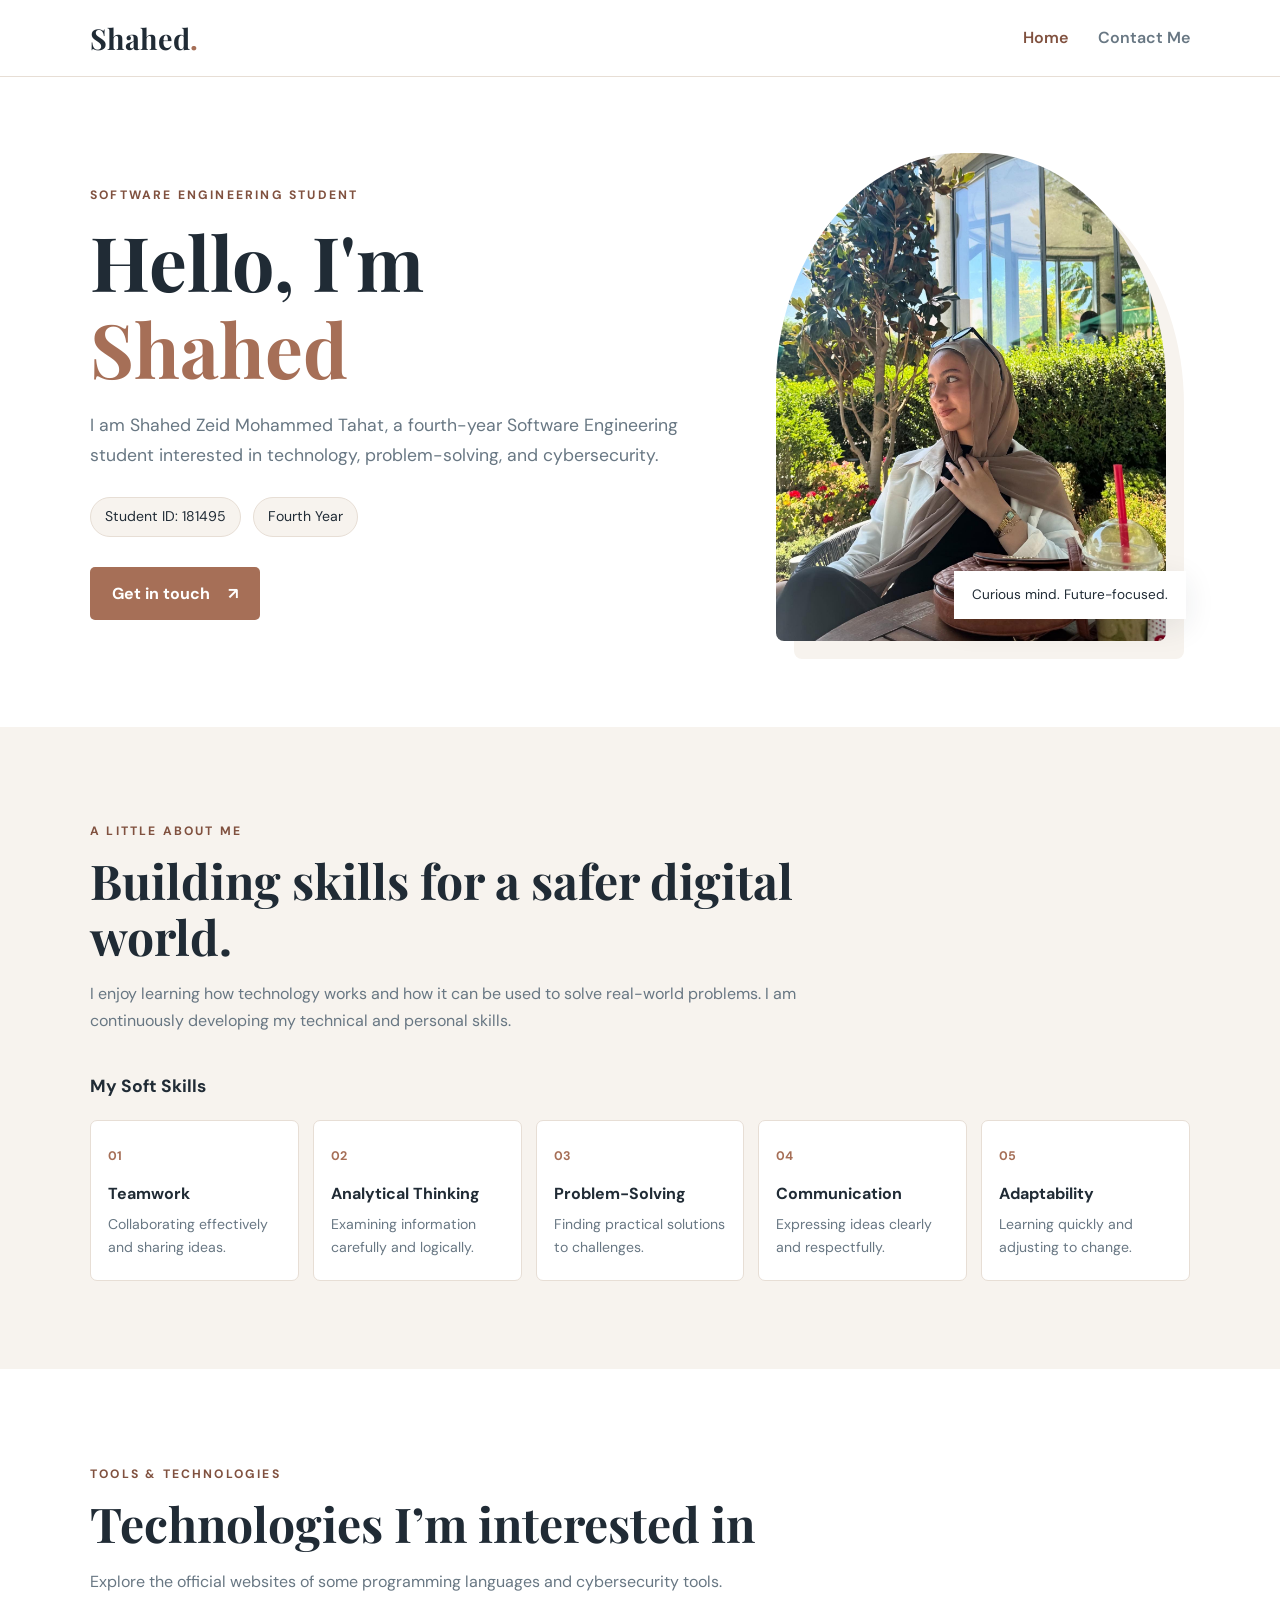
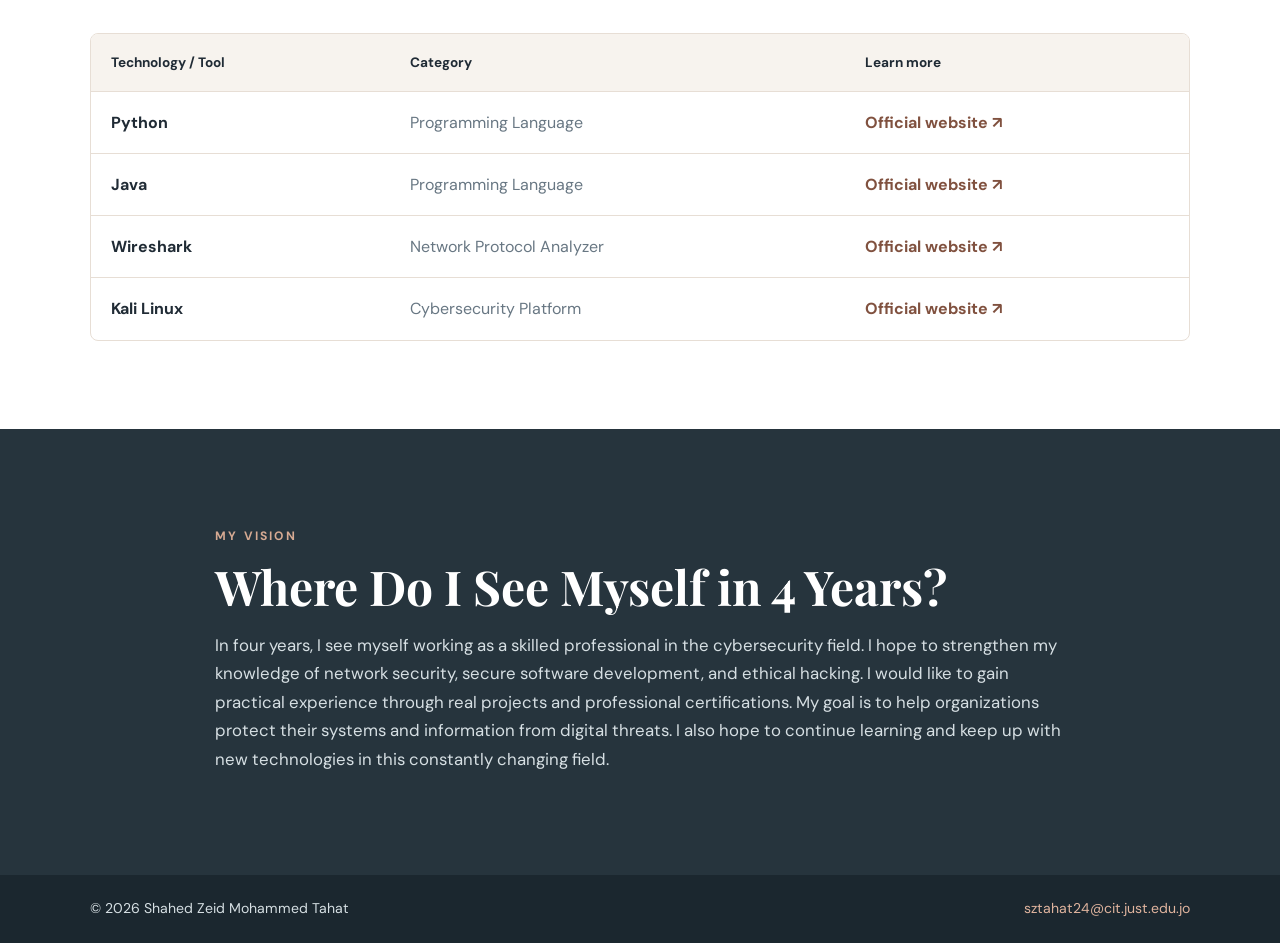
<file: index.html>
<!DOCTYPE html>
<html lang="en">
<head>
  <meta charset="UTF-8">
  <meta name="viewport" content="width=device-width, initial-scale=1.0">
  <meta name="description" content="Professional portfolio of Shahed Zeid Mohammed Tahat, Software Engineering student.">
  <title>181495 | Shahed Zeid Mohammed Tahat</title>
  <link rel="stylesheet" href="style.css">
</head>
<body>
  <header class="site-header">
    <nav class="navbar container" aria-label="Main navigation">
      <a class="brand" href="index.html">Shahed<span>.</span></a>
      <div class="nav-links">
        <a class="active" href="index.html">Home</a>
        <a href="contact.html">Contact Me</a>
      </div>
    </nav>
  </header>

  <main>
    <section class="hero container">
      <div class="hero-copy">
        <p class="eyebrow">SOFTWARE ENGINEERING STUDENT</p>
        <h1>Hello, I'm <span>Shahed</span></h1>
        <p class="lead">I am Shahed Zeid Mohammed Tahat, a fourth-year Software Engineering student interested in technology, problem-solving, and cybersecurity.</p>
        <div class="hero-meta">
          <span>Student ID: 181495</span>
          <span>Fourth Year</span>
        </div>
        <a class="button" href="contact.html">Get in touch <span aria-hidden="true">↗</span></a>
      </div>
      <div class="profile-frame">
        <img src="images/profile.jpg" alt="Portrait of Shahed Zeid Mohammed Tahat">
        <div class="photo-caption">Curious mind. Future-focused.</div>
      </div>
    </section>

    <section class="section soft-bg">
      <div class="container">
        <div class="section-heading">
          <p class="eyebrow">A LITTLE ABOUT ME</p>
          <h2>Building skills for a safer digital world.</h2>
          <p>I enjoy learning how technology works and how it can be used to solve real-world problems. I am continuously developing my technical and personal skills.</p>
        </div>
        <h3 class="subheading">My Soft Skills</h3>
        <div class="skills-grid">
          <article class="skill-card"><span>01</span><h3>Teamwork</h3><p>Collaborating effectively and sharing ideas.</p></article>
          <article class="skill-card"><span>02</span><h3>Analytical Thinking</h3><p>Examining information carefully and logically.</p></article>
          <article class="skill-card"><span>03</span><h3>Problem-Solving</h3><p>Finding practical solutions to challenges.</p></article>
          <article class="skill-card"><span>04</span><h3>Communication</h3><p>Expressing ideas clearly and respectfully.</p></article>
          <article class="skill-card"><span>05</span><h3>Adaptability</h3><p>Learning quickly and adjusting to change.</p></article>
        </div>
      </div>
    </section>

    <section class="section container">
      <div class="section-heading">
        <p class="eyebrow">TOOLS & TECHNOLOGIES</p>
        <h2>Technologies I’m interested in</h2>
        <p>Explore the official websites of some programming languages and cybersecurity tools.</p>
      </div>
      <div class="table-wrap">
        <table>
          <thead><tr><th>Technology / Tool</th><th>Category</th><th>Learn more</th></tr></thead>
          <tbody>
            <tr><td>Python</td><td>Programming Language</td><td><a href="https://www.python.org/" target="_blank" rel="noopener noreferrer">Official website ↗</a></td></tr>
            <tr><td>Java</td><td>Programming Language</td><td><a href="https://www.java.com/" target="_blank" rel="noopener noreferrer">Official website ↗</a></td></tr>
            <tr><td>Wireshark</td><td>Network Protocol Analyzer</td><td><a href="https://www.wireshark.org/" target="_blank" rel="noopener noreferrer">Official website ↗</a></td></tr>
            <tr><td>Kali Linux</td><td>Cybersecurity Platform</td><td><a href="https://www.kali.org/" target="_blank" rel="noopener noreferrer">Official website ↗</a></td></tr>
          </tbody>
        </table>
      </div>
    </section>

    <section class="future-section">
      <div class="container future-content">
        <p class="eyebrow">MY VISION</p>
        <h2>Where Do I See Myself in 4 Years?</h2>
        <p>In four years, I see myself working as a skilled professional in the cybersecurity field. I hope to strengthen my knowledge of network security, secure software development, and ethical hacking. I would like to gain practical experience through real projects and professional certifications. My goal is to help organizations protect their systems and information from digital threats. I also hope to continue learning and keep up with new technologies in this constantly changing field.</p>
      </div>
    </section>
  </main>

  <footer class="site-footer">
    <div class="container footer-content">
      <p>© 2026 Shahed Zeid Mohammed Tahat</p>
      <a href="mailto:sztahat24@cit.just.edu.jo">sztahat24@cit.just.edu.jo</a>
    </div>
  </footer>
</body>
</html>
</file>
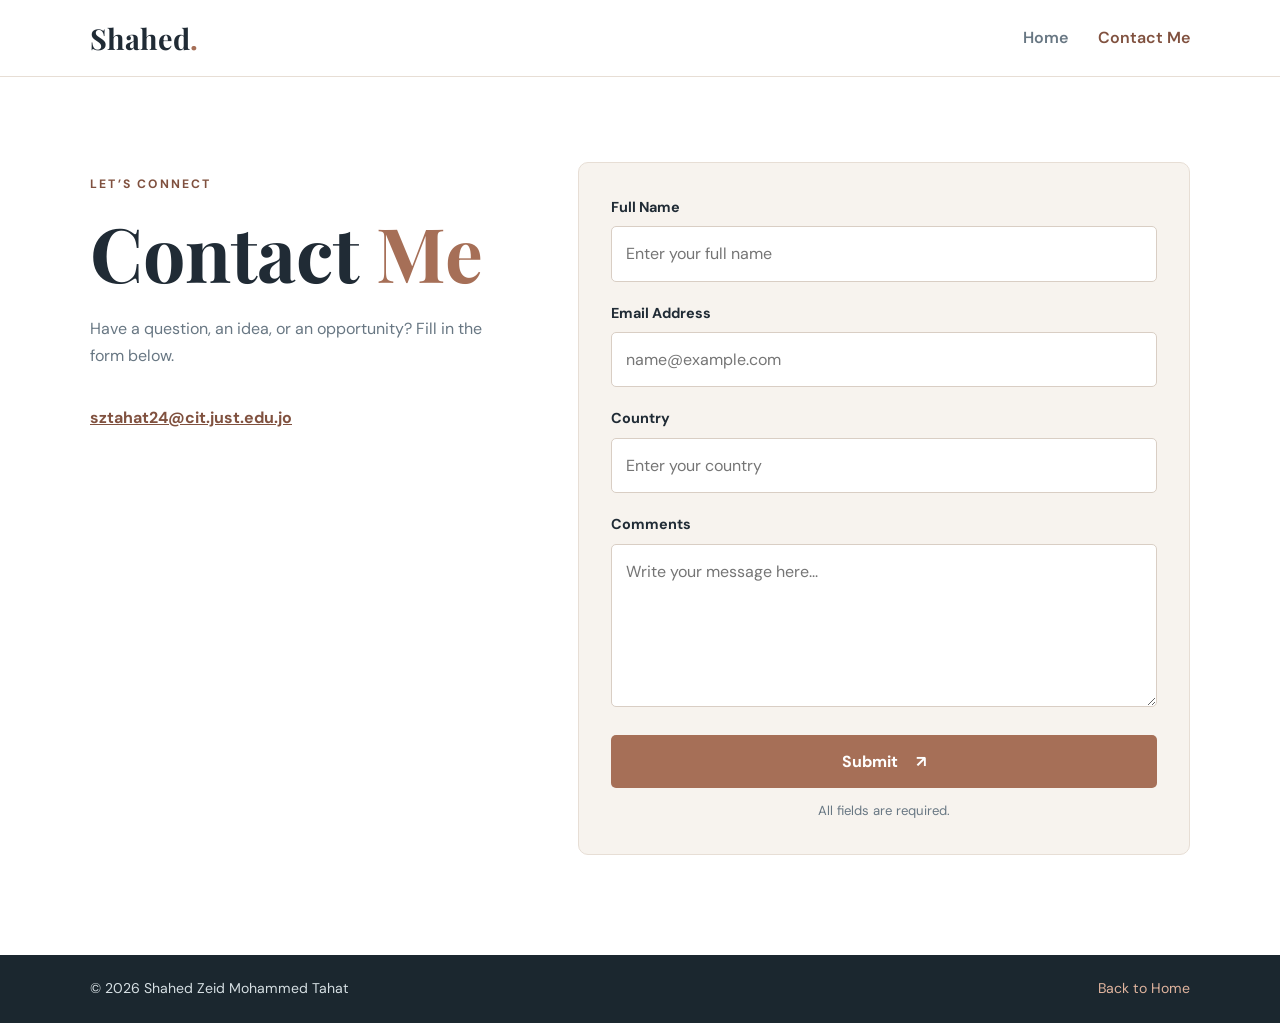
<file: contact.html>
<!DOCTYPE html>
<html lang="en">
<head>
  <meta charset="UTF-8">
  <meta name="viewport" content="width=device-width, initial-scale=1.0">
  <title>Contact Me | Shahed Zeid Mohammed Tahat</title>
  <link rel="stylesheet" href="style.css">
  <script src="script.js" defer></script>
</head>
<body>
  <header class="site-header">
    <nav class="navbar container" aria-label="Main navigation">
      <a class="brand" href="index.html">Shahed<span>.</span></a>
      <div class="nav-links">
        <a href="index.html">Home</a>
        <a class="active" href="contact.html">Contact Me</a>
      </div>
    </nav>
  </header>

  <main class="contact-main container">
    <section class="contact-intro">
      <p class="eyebrow">LET’S CONNECT</p>
      <h1>Contact <span>Me</span></h1>
      <p>Have a question, an idea, or an opportunity? Fill in the form below.</p>
      <a class="email-link" href="mailto:sztahat24@cit.just.edu.jo">sztahat24@cit.just.edu.jo</a>
    </section>

    <form id="contactForm" class="contact-form" novalidate>
      <div class="form-field">
        <label for="fullName">Full Name</label>
        <input type="text" id="fullName" name="fullName" placeholder="Enter your full name" required>
      </div>
      <div class="form-field">
        <label for="email">Email Address</label>
        <input type="email" id="email" name="email" placeholder="name@example.com" required>
      </div>
      <div class="form-field">
        <label for="country">Country</label>
        <input type="text" id="country" name="country" placeholder="Enter your country" required>
      </div>
      <div class="form-field">
        <label for="comments">Comments</label>
        <textarea id="comments" name="comments" rows="5" placeholder="Write your message here..." required></textarea>
      </div>
      <button class="button submit-button" type="submit">Submit <span aria-hidden="true">↗</span></button>
      <p class="form-note">All fields are required.</p>
    </form>
  </main>

  <footer class="site-footer">
    <div class="container footer-content">
      <p>© 2026 Shahed Zeid Mohammed Tahat</p>
      <a href="index.html">Back to Home</a>
    </div>
  </footer>
</body>
</html>
</file>
<file: style.css>
@import url('https://fonts.googleapis.com/css2?family=DM+Sans:wght@400;500;600;700&family=Playfair+Display:wght@600;700&display=swap');

:root {
  --ink: #202b35;
  --muted: #687783;
  --accent: #a66f57;
  --accent-dark: #80513f;
  --cream: #f7f3ee;
  --line: #e7ded5;
  --white: #fff;
}
* { box-sizing: border-box; }
html { scroll-behavior: smooth; }
body { margin: 0; color: var(--ink); background: var(--white); font-family: 'DM Sans', Arial, sans-serif; line-height: 1.7; }
a { color: inherit; }
.container { width: min(1100px, 90%); margin: 0 auto; }
.site-header { background: rgba(255,255,255,.96); border-bottom: 1px solid var(--line); }
.navbar { min-height: 76px; display: flex; align-items: center; justify-content: space-between; gap: 24px; }
.brand { font-family: 'Playfair Display', Georgia, serif; font-size: 1.8rem; font-weight: 700; text-decoration: none; }
.brand span, h1 span, .contact-intro h1 span { color: var(--accent); }
.nav-links { display: flex; gap: 30px; }
.nav-links a { text-decoration: none; color: var(--muted); font-weight: 600; }
.nav-links a:hover, .nav-links a.active { color: var(--accent-dark); }
.hero { display: grid; grid-template-columns: 1.15fr .85fr; align-items: center; gap: 70px; padding-top: 76px; padding-bottom: 86px; }
.eyebrow { color: var(--accent-dark); font-size: .76rem; letter-spacing: .18em; font-weight: 700; }
h1, h2 { font-family: 'Playfair Display', Georgia, serif; line-height: 1.15; }
h1 { font-size: clamp(2.8rem, 6vw, 4.7rem); margin: 12px 0 20px; }
h2 { font-size: clamp(2rem, 4vw, 3rem); margin: 10px 0 16px; }
.lead { color: var(--muted); font-size: 1.1rem; max-width: 600px; }
.hero-meta { display: flex; flex-wrap: wrap; gap: 12px; margin: 26px 0 30px; }
.hero-meta span { background: var(--cream); border: 1px solid var(--line); border-radius: 30px; padding: 7px 14px; font-size: .88rem; }
.button { display: inline-flex; align-items: center; gap: 18px; border: 0; border-radius: 5px; background: var(--accent); color: white; padding: 13px 22px; text-decoration: none; font: inherit; font-weight: 700; cursor: pointer; transition: background .2s, transform .2s; }
.button:hover { background: var(--accent-dark); transform: translateY(-2px); }
.profile-frame { position: relative; max-width: 390px; justify-self: center; }
.profile-frame img { display: block; width: 100%; aspect-ratio: 4 / 5; object-fit: cover; object-position: center 40%; border-radius: 48% 48% 8px 8px; box-shadow: 18px 18px 0 var(--cream); }
.photo-caption { position: absolute; right: -20px; bottom: 22px; background: white; padding: 12px 18px; box-shadow: 0 8px 30px #202b3518; font-size: .85rem; }
.section { padding-top: 82px; padding-bottom: 88px; }
.soft-bg { background: var(--cream); }
.section-heading { max-width: 720px; margin-bottom: 38px; }
.section-heading > p:last-child { color: var(--muted); }
.subheading { margin: 34px 0 18px; font-size: 1.1rem; }
.skills-grid { display: grid; grid-template-columns: repeat(5, 1fr); gap: 14px; }
.skill-card { background: white; border: 1px solid var(--line); padding: 20px 17px; border-radius: 7px; }
.skill-card span { color: var(--accent); font-size: .78rem; font-weight: 700; }
.skill-card h3 { margin: 12px 0 5px; font-size: 1rem; }
.skill-card p { color: var(--muted); font-size: .88rem; margin: 0; }
.table-wrap { overflow-x: auto; border: 1px solid var(--line); border-radius: 8px; }
table { width: 100%; border-collapse: collapse; min-width: 600px; }
th, td { text-align: left; padding: 17px 20px; border-bottom: 1px solid var(--line); }
th { background: var(--cream); font-size: .85rem; }
tr:last-child td { border-bottom: 0; }
td { color: var(--muted); }
td:first-child { color: var(--ink); font-weight: 700; }
td a { color: var(--accent-dark); font-weight: 700; text-decoration: none; }
td a:hover { text-decoration: underline; }
.future-section { background: #26343d; color: white; padding: 85px 0; }
.future-content { max-width: 850px; }
.future-content .eyebrow { color: #d6aa93; }
.future-content p:last-child { color: #d6dfe3; font-size: 1.05rem; }
.site-footer { background: #1b272f; color: #d6dfe3; padding: 22px 0; font-size: .88rem; }
.footer-content { display: flex; justify-content: space-between; align-items: center; gap: 20px; }
.footer-content p { margin: 0; }
.footer-content a { color: #e0b49e; text-decoration: none; }
.contact-main { display: grid; grid-template-columns: .8fr 1.2fr; gap: 80px; padding-top: 85px; padding-bottom: 100px; align-items: start; min-height: calc(100vh - 155px); }
.contact-intro h1 { margin-top: 14px; }
.contact-intro > p:not(.eyebrow) { color: var(--muted); }
.email-link { display: inline-block; margin-top: 18px; color: var(--accent-dark); font-weight: 700; }
.contact-form { background: var(--cream); border: 1px solid var(--line); border-radius: 10px; padding: 32px; }
.form-field { margin-bottom: 19px; }
.form-field label { display: block; font-weight: 700; font-size: .9rem; margin-bottom: 7px; }
.form-field input, .form-field textarea { width: 100%; padding: 13px 14px; border: 1px solid #d9cec4; border-radius: 5px; background: white; color: var(--ink); font: inherit; outline: none; }
.form-field input:focus, .form-field textarea:focus { border-color: var(--accent); box-shadow: 0 0 0 3px #a66f571a; }
.form-field textarea { resize: vertical; }
.submit-button { width: 100%; justify-content: center; }
.form-note { margin: 12px 0 0; color: var(--muted); font-size: .82rem; text-align: center; }
@media (max-width: 850px) {
  .hero { gap: 38px; }
  .skills-grid { grid-template-columns: repeat(2, 1fr); }
  .contact-main { gap: 38px; }
}
@media (max-width: 620px) {
  .navbar { min-height: 68px; }
  .nav-links { gap: 16px; font-size: .9rem; }
  .hero { grid-template-columns: 1fr; padding-top: 55px; gap: 45px; }
  .hero-copy { order: 1; }
  .profile-frame { order: 0; width: min(300px, 85%); }
  .photo-caption { right: -10px; }
  .section { padding-top: 60px; padding-bottom: 65px; }
  .skills-grid { grid-template-columns: 1fr 1fr; }
  .contact-main { grid-template-columns: 1fr; padding-top: 55px; }
  .contact-form { padding: 22px; }
  .footer-content { flex-direction: column; align-items: flex-start; gap: 5px; }
}
@media (max-width: 380px) { .skills-grid { grid-template-columns: 1fr; } }
</file>
